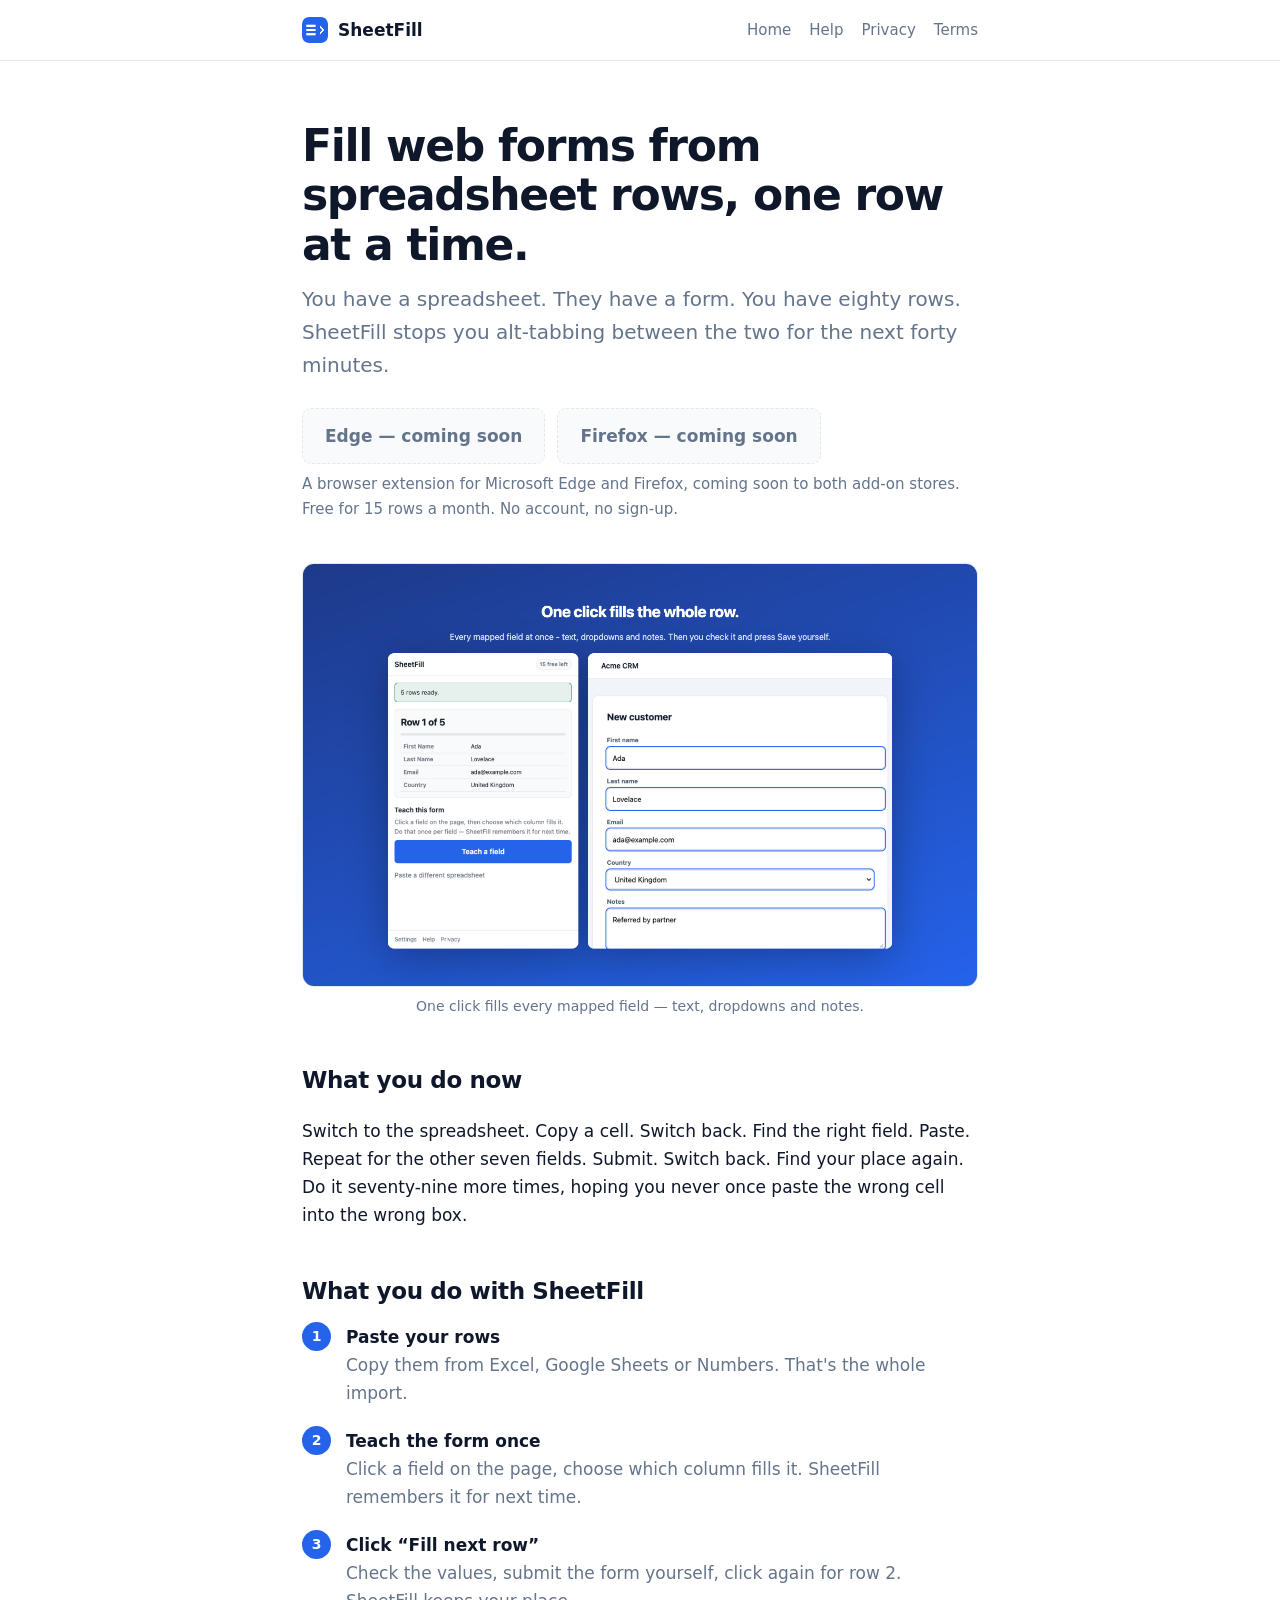
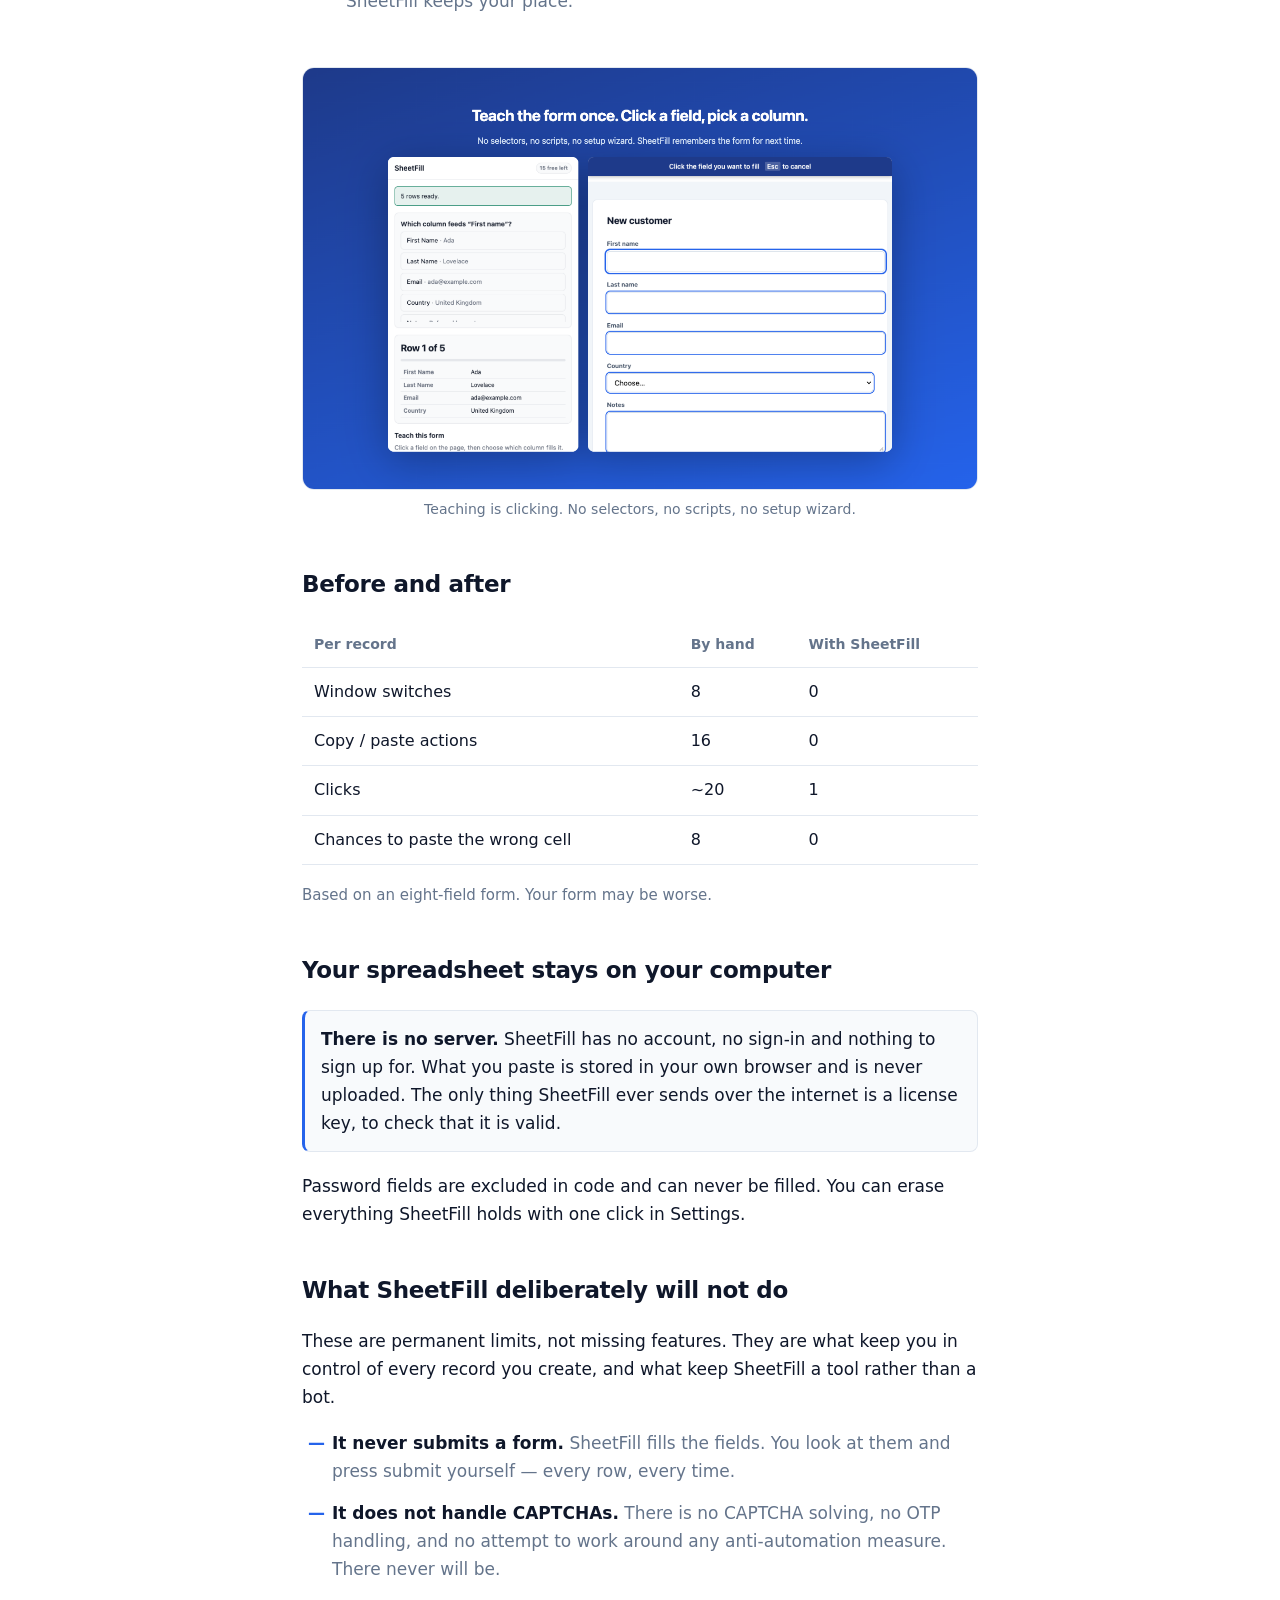
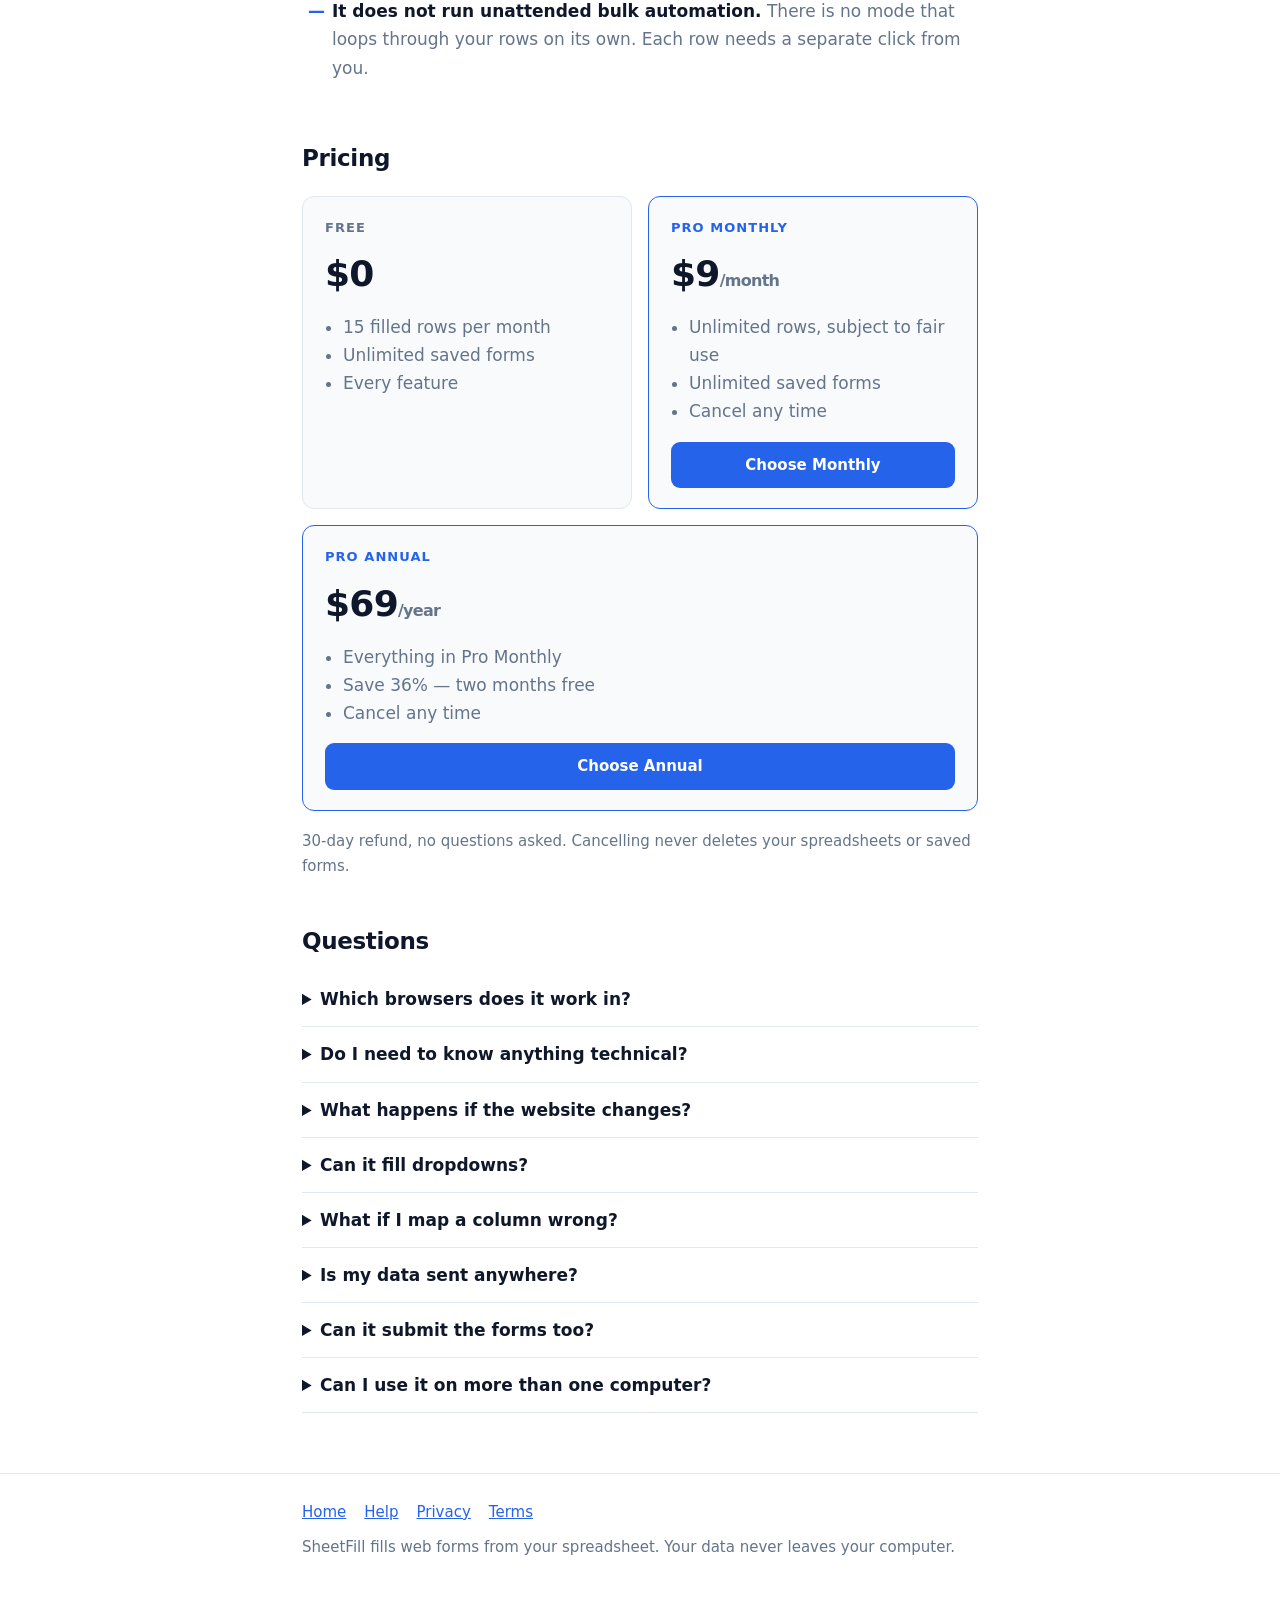
<file: index.html>
<!doctype html>
<html lang="en">
<head>
<meta charset="utf-8">
<meta name="viewport" content="width=device-width, initial-scale=1">
<title>SheetFill — Fill web forms from a spreadsheet</title>
<meta name="description" content="Paste your spreadsheet once, then fill the form one row per click. No copy-paste, no account, nothing leaves your computer.">
<meta property="og:title" content="SheetFill — Fill web forms from a spreadsheet">
<meta property="og:description" content="Paste your spreadsheet once, then fill the form one row per click. No copy-paste, no account, nothing leaves your computer.">
<link rel="icon" href="[data-uri]">
<link rel="stylesheet" href="style.css">
</head>
<body>
<header class="site"><div class="wrap">
  <a class="brand" href=""><img class="logo" src="[data-uri]" alt=""><strong>SheetFill</strong></a>
  <nav>
    <a href="">Home</a>
    <a href="support/">Help</a>
    <a href="privacy/">Privacy</a>
    <a href="terms/">Terms</a>
  </nav>
</div></header>
<section class="hero"><div class="wrap">
  <h1>Fill web forms from spreadsheet rows, one row at a time.</h1>
  <p class="lede">You have a spreadsheet. They have a form. You have eighty rows. SheetFill stops you
    alt-tabbing between the two for the next forty minutes.</p>
  <div class="cta">
    <span class="btn disabled" aria-disabled="true">Edge — coming soon</span>
    <span class="btn alt disabled" aria-disabled="true">Firefox — coming soon</span>
  </div>
  <p class="fineprint">A browser extension for Microsoft Edge and Firefox, coming soon to both add-on
    stores. Free for 15 rows a month. No account, no sign-up.</p>
</div></section>

<div class="wrap">
  <figure>
    <img src="shots/02-after.png" alt="A spreadsheet panel beside a web form, with the first row's values filled into every field.">
    <figcaption>One click fills every mapped field — text, dropdowns and notes.</figcaption>
  </figure>

  <h2>What you do now</h2>
  <p>Switch to the spreadsheet. Copy a cell. Switch back. Find the right field. Paste. Repeat for the
    other seven fields. Submit. Switch back. Find your place again. Do it seventy-nine more times,
    hoping you never once paste the wrong cell into the wrong box.</p>

  <h2>What you do with SheetFill</h2>
  <ol class="steps">
    <li><strong>Paste your rows</strong><span>Copy them from Excel, Google Sheets or Numbers. That's the whole import.</span></li>
    <li><strong>Teach the form once</strong><span>Click a field on the page, choose which column fills it. SheetFill remembers it for next time.</span></li>
    <li><strong>Click “Fill next row”</strong><span>Check the values, submit the form yourself, click again for row 2. SheetFill keeps your place.</span></li>
  </ol>

  <figure>
    <img src="shots/03-teach.png" alt="The teach flow: a hint bar on the page and a column chooser in the SheetFill panel.">
    <figcaption>Teaching is clicking. No selectors, no scripts, no setup wizard.</figcaption>
  </figure>

  <h2>Before and after</h2>
  <table>
    <tr><th>Per record</th><th>By hand</th><th>With SheetFill</th></tr>
    <tr><td>Window switches</td><td>8</td><td>0</td></tr>
    <tr><td>Copy / paste actions</td><td>16</td><td>0</td></tr>
    <tr><td>Clicks</td><td>~20</td><td>1</td></tr>
    <tr><td>Chances to paste the wrong cell</td><td>8</td><td>0</td></tr>
  </table>
  <p class="fineprint">Based on an eight-field form. Your form may be worse.</p>

  <h2>Your spreadsheet stays on your computer</h2>
  <div class="note"><p><strong>There is no server.</strong> SheetFill has no account, no sign-in and
    nothing to sign up for. What you paste is stored in your own browser and is never uploaded. The
    only thing SheetFill ever sends over the internet is a license key, to check that it is valid.</p></div>
  <p>Password fields are excluded in code and can never be filled. You can erase everything SheetFill
    holds with one click in Settings.</p>

  <h2>What SheetFill deliberately will not do</h2>
  <p>These are permanent limits, not missing features. They are what keep you in control of every
    record you create, and what keep SheetFill a tool rather than a bot.</p>
  <ul class="nots">
    <li><strong>It never submits a form.</strong> SheetFill fills the fields. You look at them and
      press submit yourself — every row, every time.</li>
    <li><strong>It does not handle CAPTCHAs.</strong> There is no CAPTCHA solving, no OTP handling,
      and no attempt to work around any anti-automation measure. There never will be.</li>
    <li><strong>It does not run unattended bulk automation.</strong> There is no mode that loops
      through your rows on its own. Each row needs a separate click from you.</li>
  </ul>

  <h2 id="pricing">Pricing</h2>
  <div class="prices">
    <div class="price">
      <div class="tier">FREE</div>
      <div class="amt">$0</div>
      <ul><li>15 filled rows per month</li><li>Unlimited saved forms</li><li>Every feature</li></ul>
    </div>
    <div class="price hi">
      <div class="tier">PRO MONTHLY</div>
      <div class="amt">$9<small>/month</small></div>
      <ul><li>Unlimited rows, subject to fair use</li><li>Unlimited saved forms</li><li>Cancel any time</li></ul>
      <a class="btn price-cta" href="https://littleops.lemonsqueezy.com/checkout/buy/23123717-5e82-4f17-8a8b-4c855d4b4092">Choose Monthly</a>
    </div>
    <div class="price hi">
      <div class="tier">PRO ANNUAL</div>
      <div class="amt">$69<small>/year</small></div>
      <ul><li>Everything in Pro Monthly</li><li>Save 36% — two months free</li><li>Cancel any time</li></ul>
      <a class="btn price-cta" href="https://littleops.lemonsqueezy.com/checkout/buy/72f1726d-5378-4504-8557-c5f53979a4de">Choose Annual</a>
    </div>
  </div>
  <p class="fineprint">30-day refund, no questions asked. Cancelling never deletes your spreadsheets
    or saved forms.</p>

  <h2>Questions</h2>
  <details><summary>Which browsers does it work in?</summary>
    <p>Microsoft Edge and Firefox. It is built on standard Manifest V3, so it runs anywhere that does.</p></details>
  <details><summary>Do I need to know anything technical?</summary>
    <p>No. If you can click a field and pick an item from a list, you can use it. There are no
      selectors, scripts, macros or settings to configure.</p></details>
  <details><summary>What happens if the website changes?</summary>
    <p>SheetFill identifies fields by several signals at once, so small changes usually do not break
      anything. If a field genuinely cannot be found, SheetFill names it and asks you to re-teach it —
      it never quietly skips a field or guesses.</p></details>
  <details><summary>Can it fill dropdowns?</summary>
    <p>Yes — matched on the visible text, so “United Kingdom” in your spreadsheet finds “United
      Kingdom” in the list. Checkboxes understand Yes/No, True/False, 1/0 and X.</p></details>
  <details><summary>What if I map a column wrong?</summary>
    <p>Click “Undo last fill”. The previous values come back and the row counter steps back. Then
      remove the wrong mapping and teach it again.</p></details>
  <details><summary>Is my data sent anywhere?</summary>
    <p>No. There is no server. See the <a href="privacy/">privacy policy</a>.</p></details>
  <details><summary>Can it submit the forms too?</summary>
    <p>No, by design. See above.</p></details>
  <details><summary>Can I use it on more than one computer?</summary>
    <p>Yes. Because nothing syncs, you paste your spreadsheet and teach your forms separately on each
      machine.</p></details>
</div>

<footer class="site"><div class="wrap">
  <nav>
    <a href="">Home</a><a href="support/">Help</a>
    <a href="privacy/">Privacy</a><a href="terms/">Terms</a>
  </nav>
  <div>SheetFill fills web forms from your spreadsheet. Your data never leaves your computer.</div>
</div></footer>
</body></html>
</file>
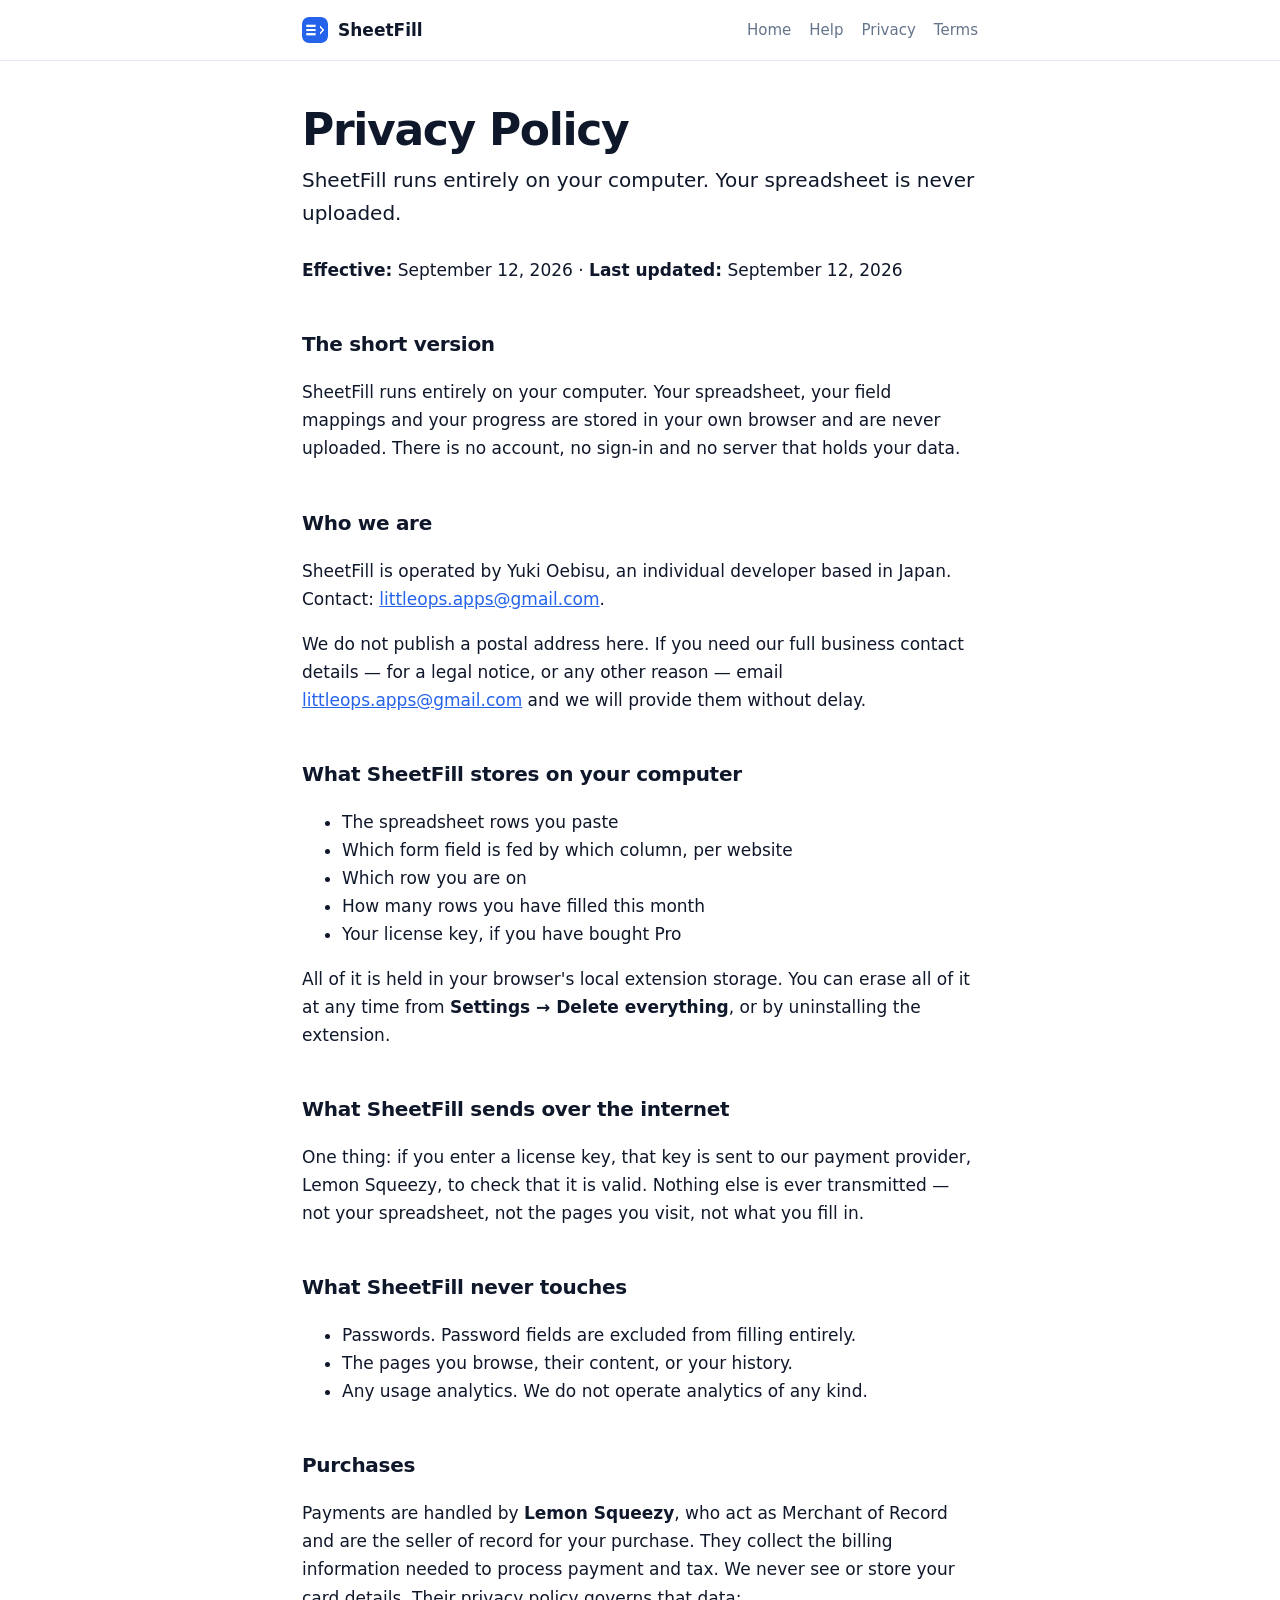
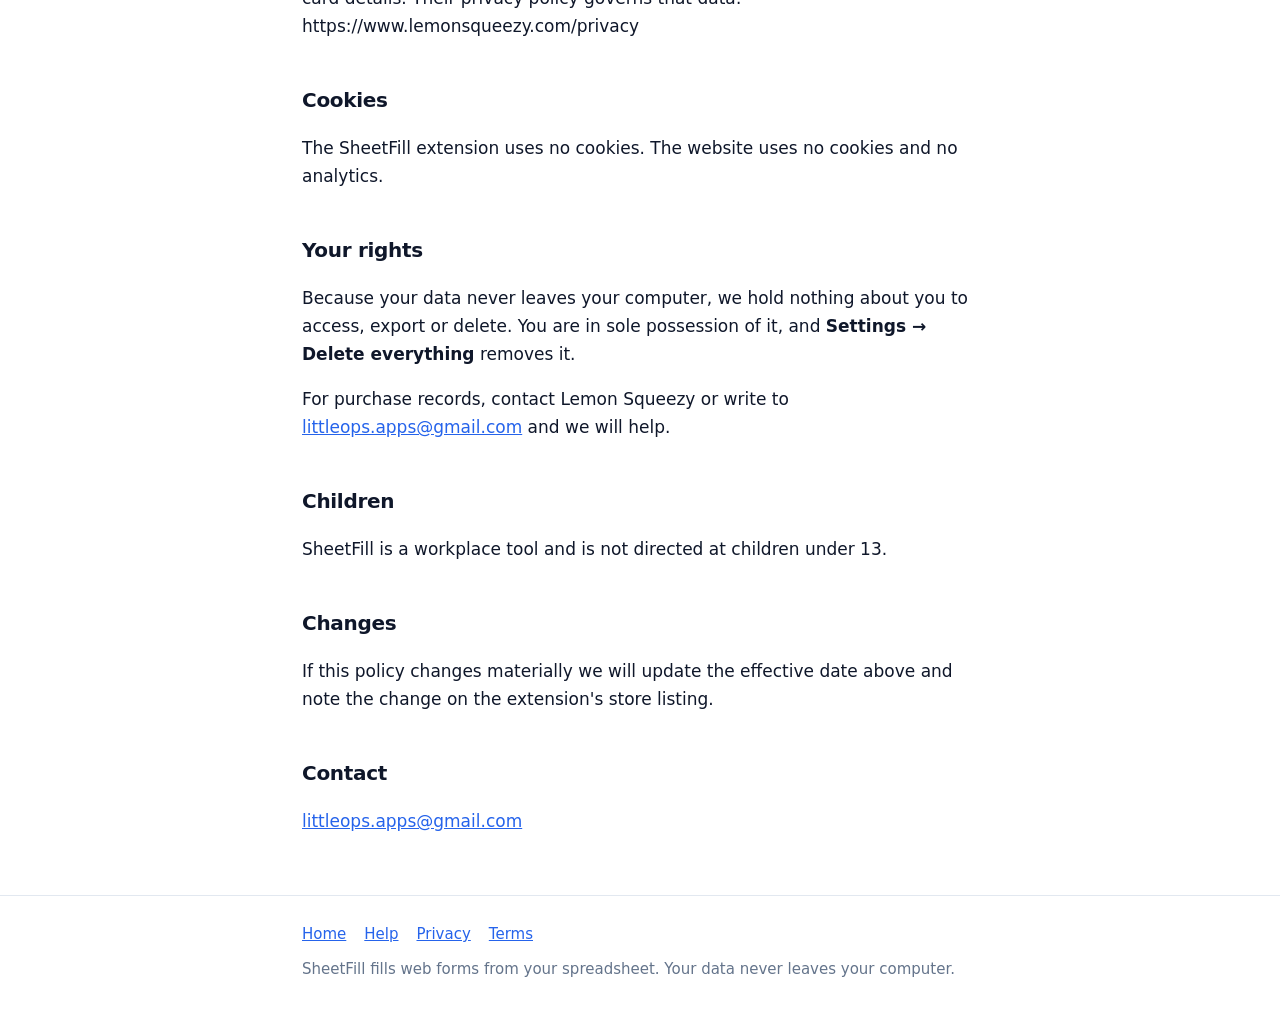
<file: privacy/index.html>
<!doctype html>
<html lang="en">
<head>
<meta charset="utf-8">
<meta name="viewport" content="width=device-width, initial-scale=1">
<title>SheetFill — Privacy Policy</title>
<meta name="description" content="SheetFill runs entirely on your computer. Your spreadsheet is never uploaded.">
<meta property="og:title" content="SheetFill — Privacy Policy">
<meta property="og:description" content="SheetFill runs entirely on your computer. Your spreadsheet is never uploaded.">
<link rel="icon" href="[data-uri]">
<link rel="stylesheet" href="../style.css">
</head>
<body>
<header class="site"><div class="wrap">
  <a class="brand" href="../"><img class="logo" src="[data-uri]" alt=""><strong>SheetFill</strong></a>
  <nav>
    <a href="../">Home</a>
    <a href="../support/">Help</a>
    <a href="../privacy/">Privacy</a>
    <a href="../terms/">Terms</a>
  </nav>
</div></header>
<div class="wrap legal">
<h1>Privacy Policy</h1>
<p class="lede">SheetFill runs entirely on your computer. Your spreadsheet is never uploaded.</p>

<p><strong>Effective:</strong> September 12, 2026 · <strong>Last updated:</strong> September 12, 2026</p>
<h2>The short version</h2>
<p>SheetFill runs entirely on your computer. Your spreadsheet, your field mappings and your progress are stored in your own browser and are never uploaded. There is no account, no sign-in and no server that holds your data.</p>
<h2>Who we are</h2>
<p>SheetFill is operated by Yuki Oebisu, an individual developer based in Japan. Contact: <a href="mailto:littleops.apps@gmail.com">littleops.apps@gmail.com</a>.</p>
<p>We do not publish a postal address here. If you need our full business contact details — for a legal notice, or any other reason — email <a href="mailto:littleops.apps@gmail.com">littleops.apps@gmail.com</a> and we will provide them without delay.</p>
<h2>What SheetFill stores on your computer</h2>
<ul><li>The spreadsheet rows you paste</li><li>Which form field is fed by which column, per website</li><li>Which row you are on</li><li>How many rows you have filled this month</li><li>Your license key, if you have bought Pro</li></ul>
<p>All of it is held in your browser's local extension storage. You can erase all of it at any time from <strong>Settings → Delete everything</strong>, or by uninstalling the extension.</p>
<h2>What SheetFill sends over the internet</h2>
<p>One thing: if you enter a license key, that key is sent to our payment provider, Lemon Squeezy, to check that it is valid. Nothing else is ever transmitted — not your spreadsheet, not the pages you visit, not what you fill in.</p>
<h2>What SheetFill never touches</h2>
<ul><li>Passwords. Password fields are excluded from filling entirely.</li><li>The pages you browse, their content, or your history.</li><li>Any usage analytics. We do not operate analytics of any kind.</li></ul>
<h2>Purchases</h2>
<p>Payments are handled by <strong>Lemon Squeezy</strong>, who act as Merchant of Record and are the seller of record for your purchase. They collect the billing information needed to process payment and tax. We never see or store your card details. Their privacy policy governs that data: https://www.lemonsqueezy.com/privacy</p>
<h2>Cookies</h2>
<p>The SheetFill extension uses no cookies. The website uses no cookies and no analytics.</p>
<h2>Your rights</h2>
<p>Because your data never leaves your computer, we hold nothing about you to access, export or delete. You are in sole possession of it, and <strong>Settings → Delete everything</strong> removes it.</p>
<p>For purchase records, contact Lemon Squeezy or write to <a href="mailto:littleops.apps@gmail.com">littleops.apps@gmail.com</a> and we will help.</p>
<h2>Children</h2>
<p>SheetFill is a workplace tool and is not directed at children under 13.</p>
<h2>Changes</h2>
<p>If this policy changes materially we will update the effective date above and note the change on the extension's store listing.</p>
<h2>Contact</h2>
<p><a href="mailto:littleops.apps@gmail.com">littleops.apps@gmail.com</a></p>
</div>
<footer class="site"><div class="wrap">
  <nav>
    <a href="../">Home</a><a href="../support/">Help</a>
    <a href="../privacy/">Privacy</a><a href="../terms/">Terms</a>
  </nav>
  <div>SheetFill fills web forms from your spreadsheet. Your data never leaves your computer.</div>
</div></footer>
</body></html>
</file>
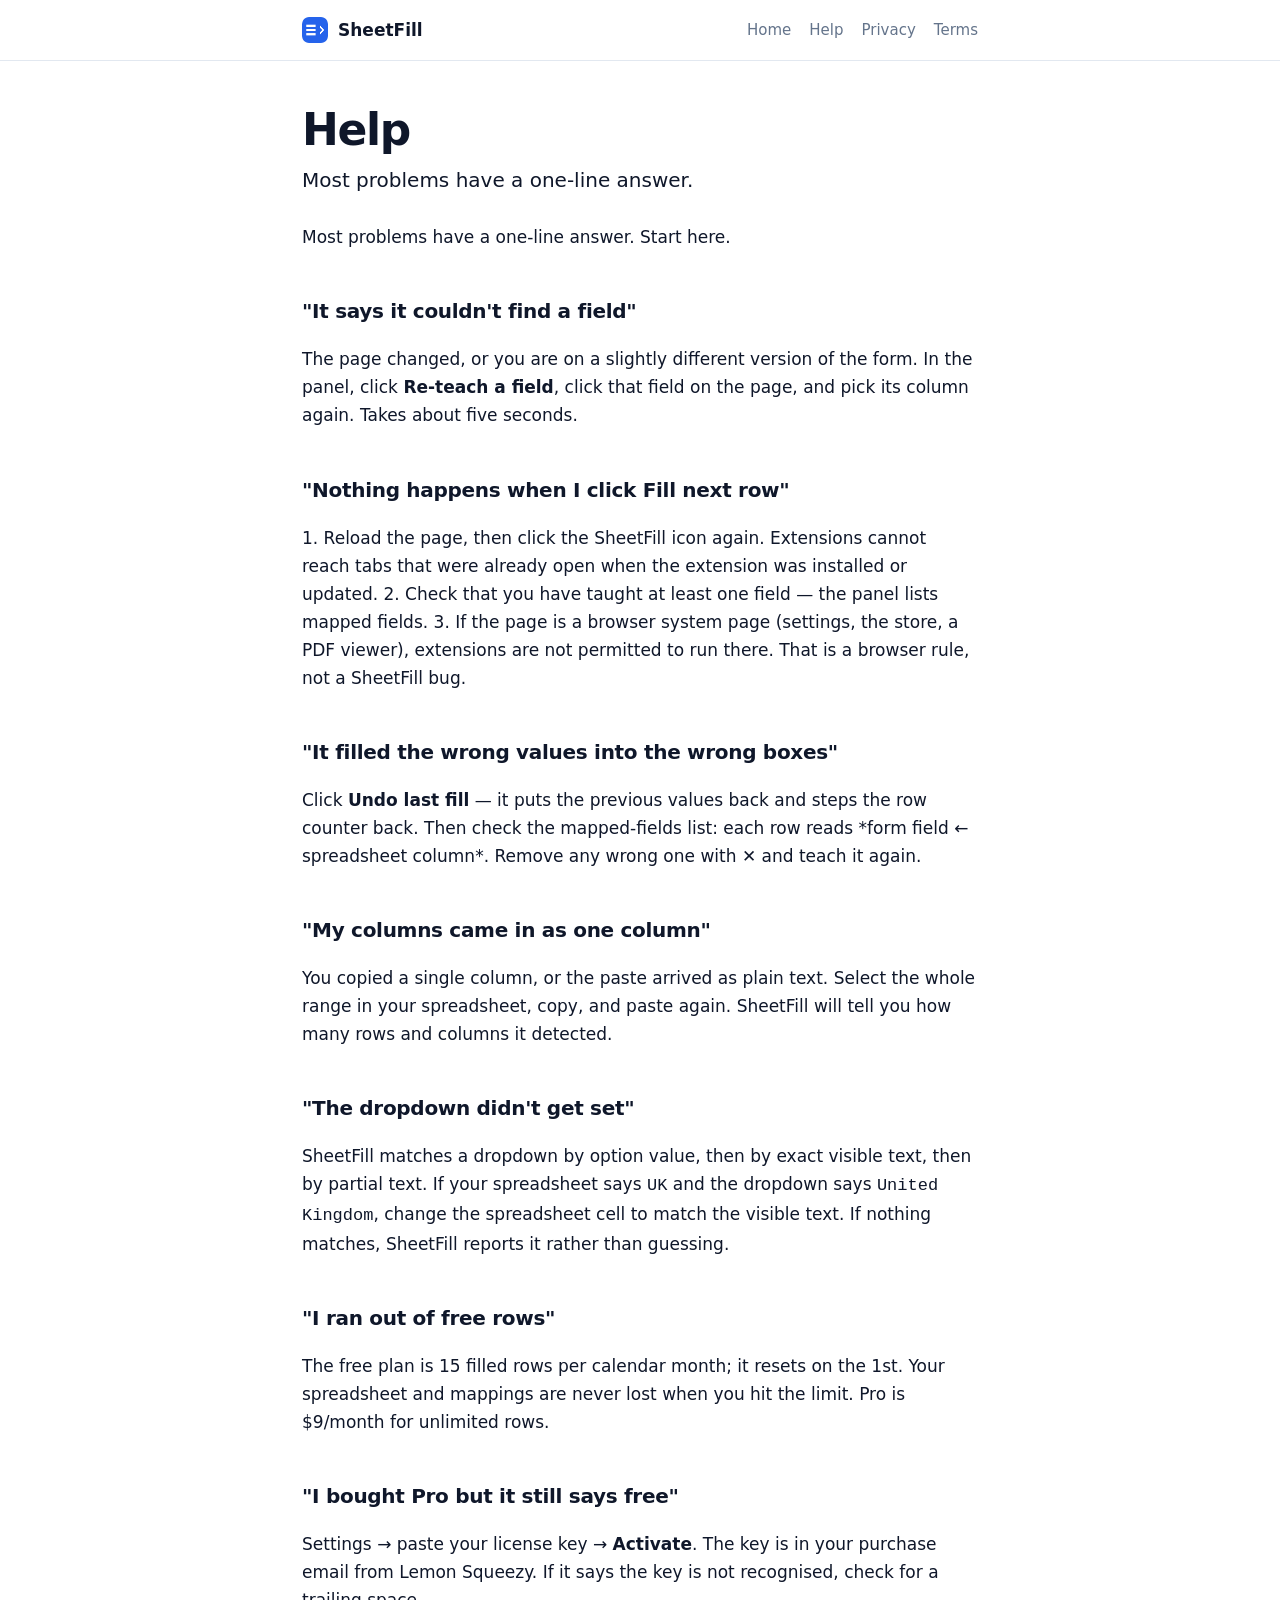
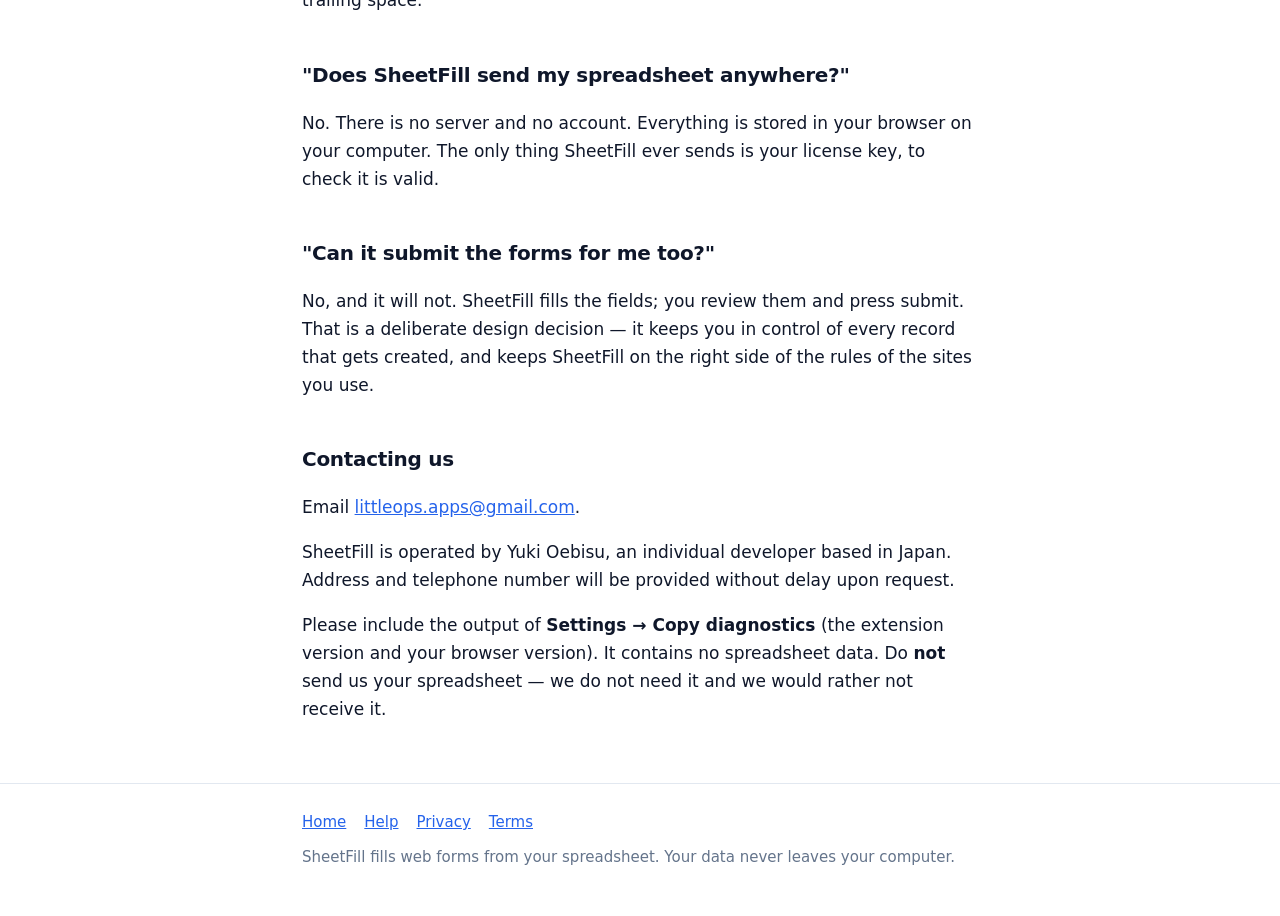
<file: support/index.html>
<!doctype html>
<html lang="en">
<head>
<meta charset="utf-8">
<meta name="viewport" content="width=device-width, initial-scale=1">
<title>SheetFill — Help</title>
<meta name="description" content="Answers to the common SheetFill questions, and how to get in touch.">
<meta property="og:title" content="SheetFill — Help">
<meta property="og:description" content="Answers to the common SheetFill questions, and how to get in touch.">
<link rel="icon" href="[data-uri]">
<link rel="stylesheet" href="../style.css">
</head>
<body>
<header class="site"><div class="wrap">
  <a class="brand" href="../"><img class="logo" src="[data-uri]" alt=""><strong>SheetFill</strong></a>
  <nav>
    <a href="../">Home</a>
    <a href="../support/">Help</a>
    <a href="../privacy/">Privacy</a>
    <a href="../terms/">Terms</a>
  </nav>
</div></header>
<div class="wrap legal">
<h1>Help</h1>
<p class="lede">Most problems have a one-line answer.</p>

<p>Most problems have a one-line answer. Start here.</p>
<h2>"It says it couldn't find a field"</h2>
<p>The page changed, or you are on a slightly different version of the form. In the panel, click <strong>Re-teach a field</strong>, click that field on the page, and pick its column again. Takes about five seconds.</p>
<h2>"Nothing happens when I click Fill next row"</h2>
<p>1. Reload the page, then click the SheetFill icon again. Extensions cannot reach tabs that were already open when the extension was installed or updated. 2. Check that you have taught at least one field — the panel lists mapped fields. 3. If the page is a browser system page (settings, the store, a PDF viewer), extensions are not permitted to run there. That is a browser rule, not a SheetFill bug.</p>
<h2>"It filled the wrong values into the wrong boxes"</h2>
<p>Click <strong>Undo last fill</strong> — it puts the previous values back and steps the row counter back. Then check the mapped-fields list: each row reads *form field ← spreadsheet column*. Remove any wrong one with ✕ and teach it again.</p>
<h2>"My columns came in as one column"</h2>
<p>You copied a single column, or the paste arrived as plain text. Select the whole range in your spreadsheet, copy, and paste again. SheetFill will tell you how many rows and columns it detected.</p>
<h2>"The dropdown didn't get set"</h2>
<p>SheetFill matches a dropdown by option value, then by exact visible text, then by partial text. If your spreadsheet says <code>UK</code> and the dropdown says <code>United Kingdom</code>, change the spreadsheet cell to match the visible text. If nothing matches, SheetFill reports it rather than guessing.</p>
<h2>"I ran out of free rows"</h2>
<p>The free plan is 15 filled rows per calendar month; it resets on the 1st. Your spreadsheet and mappings are never lost when you hit the limit. Pro is $9/month for unlimited rows.</p>
<h2>"I bought Pro but it still says free"</h2>
<p>Settings → paste your license key → <strong>Activate</strong>. The key is in your purchase email from Lemon Squeezy. If it says the key is not recognised, check for a trailing space.</p>
<h2>"Does SheetFill send my spreadsheet anywhere?"</h2>
<p>No. There is no server and no account. Everything is stored in your browser on your computer. The only thing SheetFill ever sends is your license key, to check it is valid.</p>
<h2>"Can it submit the forms for me too?"</h2>
<p>No, and it will not. SheetFill fills the fields; you review them and press submit. That is a deliberate design decision — it keeps you in control of every record that gets created, and keeps SheetFill on the right side of the rules of the sites you use.</p>
<h2>Contacting us</h2>
<p>Email <a href="mailto:littleops.apps@gmail.com">littleops.apps@gmail.com</a>.</p>
<p>SheetFill is operated by Yuki Oebisu, an individual developer based in Japan. Address and telephone number will be provided without delay upon request.</p>
<p>Please include the output of <strong>Settings → Copy diagnostics</strong> (the extension version and your browser version). It contains no spreadsheet data. Do <strong>not</strong> send us your spreadsheet — we do not need it and we would rather not receive it.</p>
</div>
<footer class="site"><div class="wrap">
  <nav>
    <a href="../">Home</a><a href="../support/">Help</a>
    <a href="../privacy/">Privacy</a><a href="../terms/">Terms</a>
  </nav>
  <div>SheetFill fills web forms from your spreadsheet. Your data never leaves your computer.</div>
</div></footer>
</body></html>
</file>
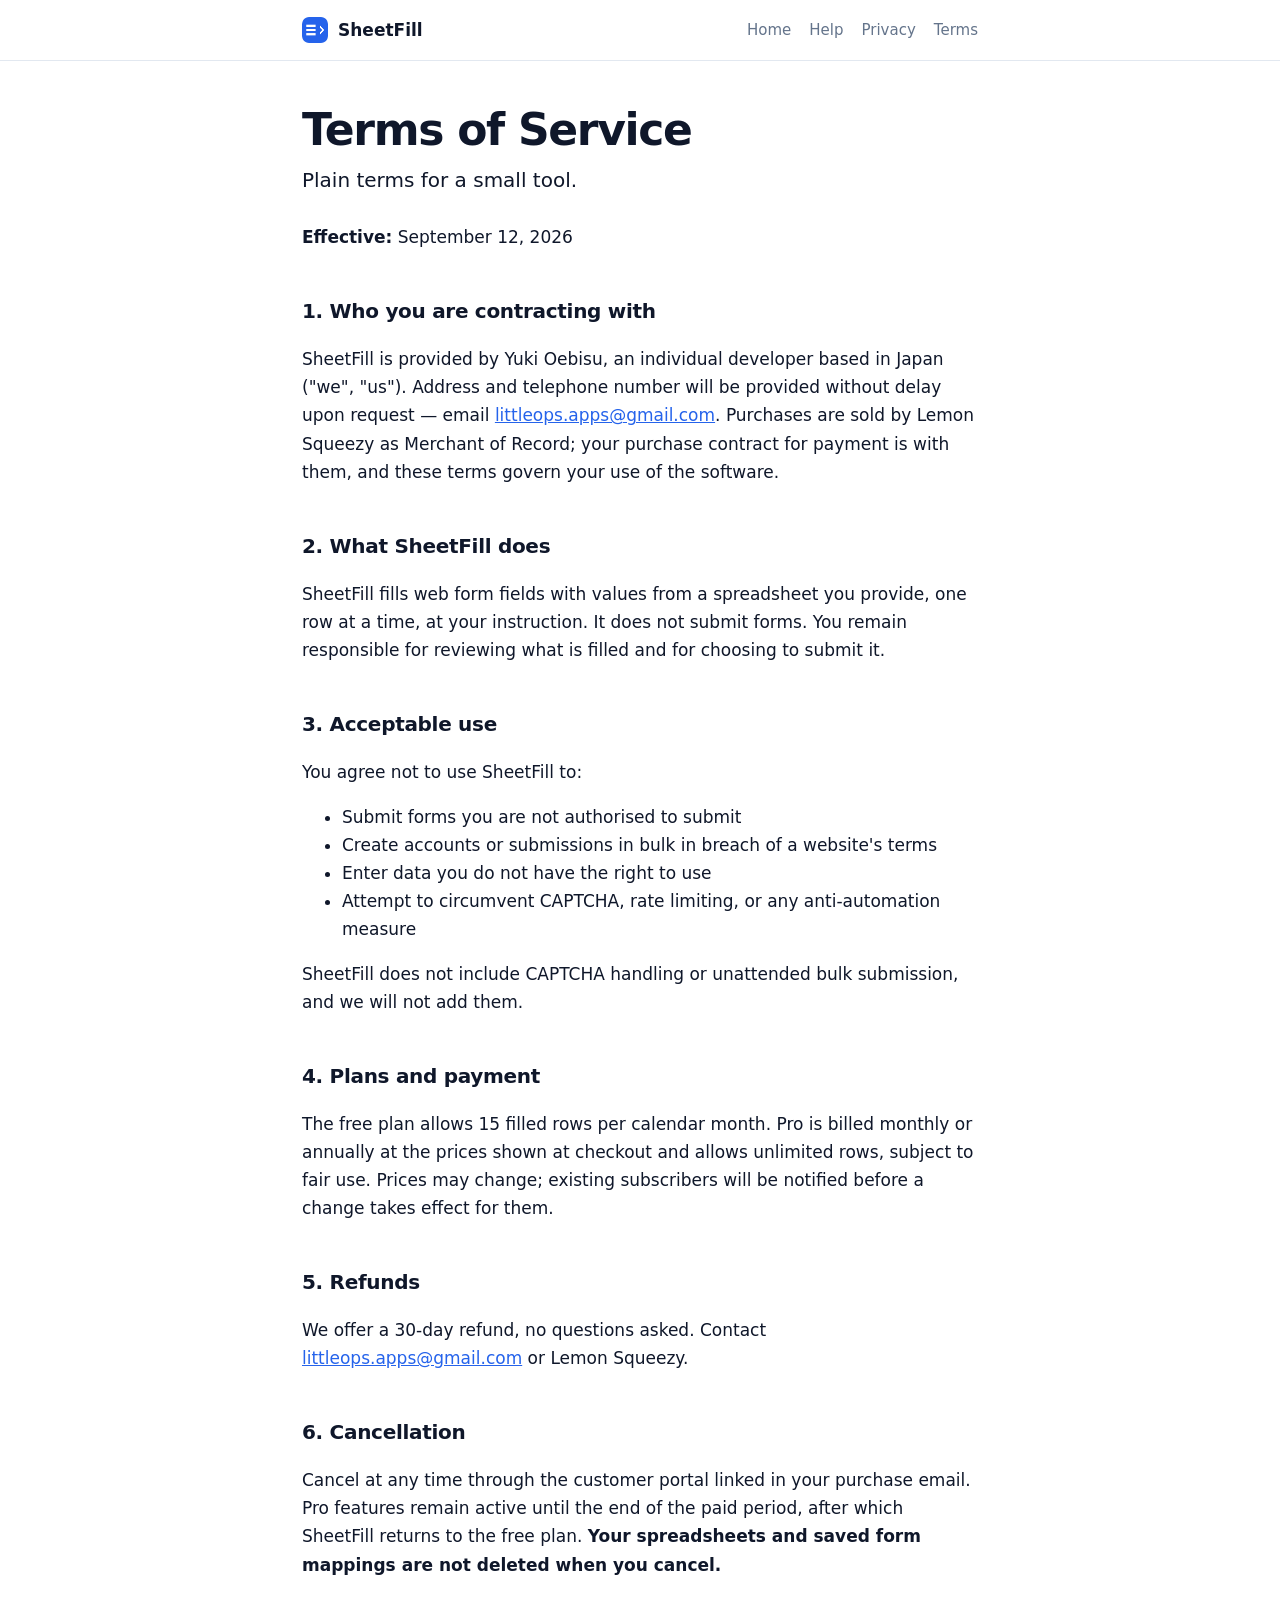
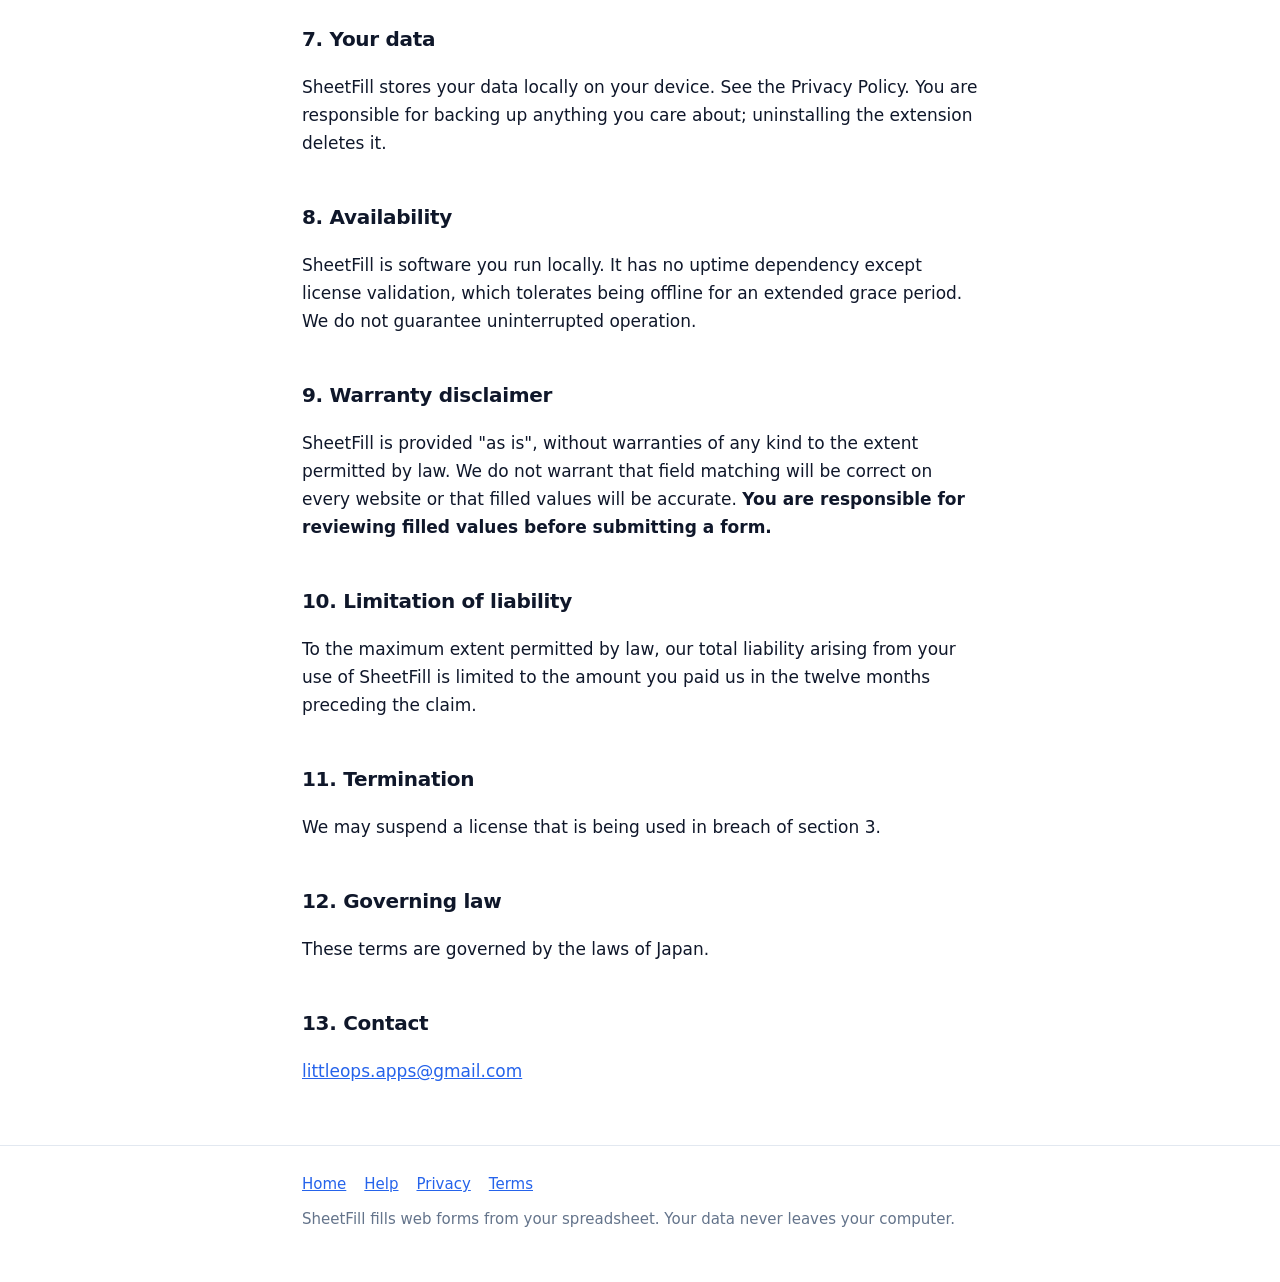
<file: terms/index.html>
<!doctype html>
<html lang="en">
<head>
<meta charset="utf-8">
<meta name="viewport" content="width=device-width, initial-scale=1">
<title>SheetFill — Terms of Service</title>
<meta name="description" content="The terms governing your use of SheetFill.">
<meta property="og:title" content="SheetFill — Terms of Service">
<meta property="og:description" content="The terms governing your use of SheetFill.">
<link rel="icon" href="[data-uri]">
<link rel="stylesheet" href="../style.css">
</head>
<body>
<header class="site"><div class="wrap">
  <a class="brand" href="../"><img class="logo" src="[data-uri]" alt=""><strong>SheetFill</strong></a>
  <nav>
    <a href="../">Home</a>
    <a href="../support/">Help</a>
    <a href="../privacy/">Privacy</a>
    <a href="../terms/">Terms</a>
  </nav>
</div></header>
<div class="wrap legal">
<h1>Terms of Service</h1>
<p class="lede">Plain terms for a small tool.</p>

<p><strong>Effective:</strong> September 12, 2026</p>
<h2>1. Who you are contracting with</h2>
<p>SheetFill is provided by Yuki Oebisu, an individual developer based in Japan ("we", "us"). Address and telephone number will be provided without delay upon request — email <a href="mailto:littleops.apps@gmail.com">littleops.apps@gmail.com</a>. Purchases are sold by Lemon Squeezy as Merchant of Record; your purchase contract for payment is with them, and these terms govern your use of the software.</p>
<h2>2. What SheetFill does</h2>
<p>SheetFill fills web form fields with values from a spreadsheet you provide, one row at a time, at your instruction. It does not submit forms. You remain responsible for reviewing what is filled and for choosing to submit it.</p>
<h2>3. Acceptable use</h2>
<p>You agree not to use SheetFill to:</p>
<ul><li>Submit forms you are not authorised to submit</li><li>Create accounts or submissions in bulk in breach of a website's terms</li><li>Enter data you do not have the right to use</li><li>Attempt to circumvent CAPTCHA, rate limiting, or any anti-automation measure</li></ul>
<p>SheetFill does not include CAPTCHA handling or unattended bulk submission, and we will not add them.</p>
<h2>4. Plans and payment</h2>
<p>The free plan allows 15 filled rows per calendar month. Pro is billed monthly or annually at the prices shown at checkout and allows unlimited rows, subject to fair use. Prices may change; existing subscribers will be notified before a change takes effect for them.</p>
<h2>5. Refunds</h2>
<p>We offer a 30-day refund, no questions asked. Contact <a href="mailto:littleops.apps@gmail.com">littleops.apps@gmail.com</a> or Lemon Squeezy.</p>
<h2>6. Cancellation</h2>
<p>Cancel at any time through the customer portal linked in your purchase email. Pro features remain active until the end of the paid period, after which SheetFill returns to the free plan. <strong>Your spreadsheets and saved form mappings are not deleted when you cancel.</strong></p>
<h2>7. Your data</h2>
<p>SheetFill stores your data locally on your device. See the Privacy Policy. You are responsible for backing up anything you care about; uninstalling the extension deletes it.</p>
<h2>8. Availability</h2>
<p>SheetFill is software you run locally. It has no uptime dependency except license validation, which tolerates being offline for an extended grace period. We do not guarantee uninterrupted operation.</p>
<h2>9. Warranty disclaimer</h2>
<p>SheetFill is provided "as is", without warranties of any kind to the extent permitted by law. We do not warrant that field matching will be correct on every website or that filled values will be accurate. <strong>You are responsible for reviewing filled values before submitting a form.</strong></p>
<h2>10. Limitation of liability</h2>
<p>To the maximum extent permitted by law, our total liability arising from your use of SheetFill is limited to the amount you paid us in the twelve months preceding the claim.</p>
<h2>11. Termination</h2>
<p>We may suspend a license that is being used in breach of section 3.</p>
<h2>12. Governing law</h2>
<p>These terms are governed by the laws of Japan.</p>
<h2>13. Contact</h2>
<p><a href="mailto:littleops.apps@gmail.com">littleops.apps@gmail.com</a></p>
</div>
<footer class="site"><div class="wrap">
  <nav>
    <a href="../">Home</a><a href="../support/">Help</a>
    <a href="../privacy/">Privacy</a><a href="../terms/">Terms</a>
  </nav>
  <div>SheetFill fills web forms from your spreadsheet. Your data never leaves your computer.</div>
</div></footer>
</body></html>
</file>
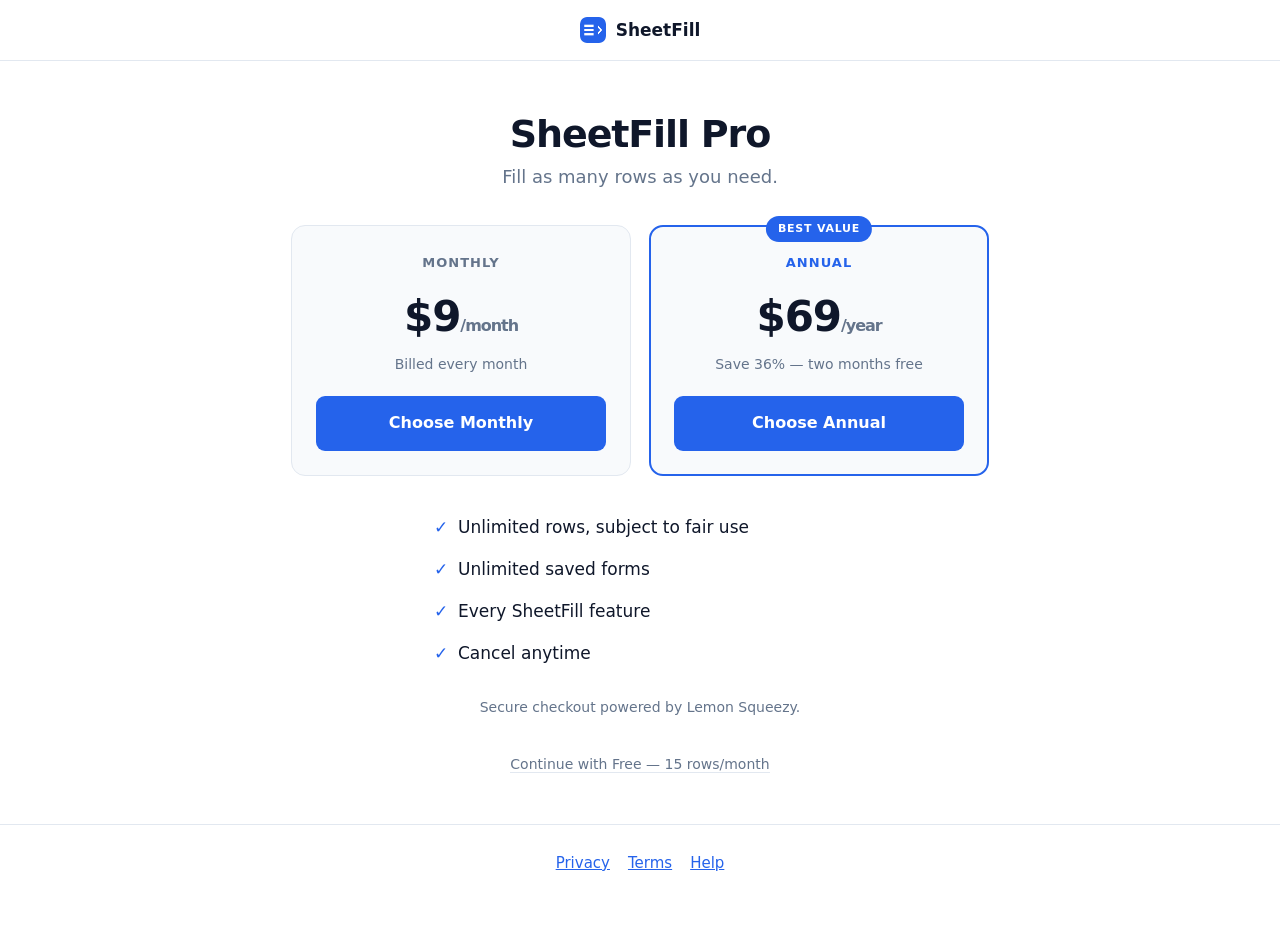
<file: upgrade/index.html>
<!doctype html>
<html lang="en">
<head>
<meta charset="utf-8">
<meta name="viewport" content="width=device-width, initial-scale=1">
<title>Upgrade to SheetFill Pro</title>
<meta name="description" content="Fill as many rows as you need. $9/month or $69/year.">
<meta property="og:title" content="Upgrade to SheetFill Pro">
<meta property="og:description" content="Fill as many rows as you need. $9/month or $69/year.">
<link rel="icon" href="[data-uri]">
<link rel="stylesheet" href="../style.css">
</head>
<body>
<header class="site bare"><div class="wrap">
  <a class="brand" href="../"><img class="logo" src="[data-uri]" alt=""><strong>SheetFill</strong></a>
</div></header>
<div class="wrap buy">
  <h1>SheetFill Pro</h1>
  <p class="lede">Fill as many rows as you need.</p>

  <div class="plans">
    <div class="plan">
      <div class="plan-name">Monthly</div>
      <div class="plan-price">$9<small>/month</small></div>
      <div class="plan-note">Billed every month</div>
      <a class="btn buy-cta" href="https://littleops.lemonsqueezy.com/checkout/buy/23123717-5e82-4f17-8a8b-4c855d4b4092">Choose Monthly</a>
    </div>

    <div class="plan best">
      <div class="plan-badge">Best value</div>
      <div class="plan-name">Annual</div>
      <div class="plan-price">$69<small>/year</small></div>
      <div class="plan-note">Save 36% — two months free</div>
      <a class="btn buy-cta" href="https://littleops.lemonsqueezy.com/checkout/buy/72f1726d-5378-4504-8557-c5f53979a4de">Choose Annual</a>
    </div>
  </div>

  <ul class="included">
    <li>Unlimited rows, subject to fair use</li>
    <li>Unlimited saved forms</li>
    <li>Every SheetFill feature</li>
    <li>Cancel anytime</li>
  </ul>

  <p class="secure">Secure checkout powered by Lemon Squeezy.</p>

  <p class="stay-free"><a href="../">Continue with Free — 15 rows/month</a></p>
</div>

<footer class="site bare"><div class="wrap">
  <nav><a href="../privacy/">Privacy</a><a href="../terms/">Terms</a><a href="../support/">Help</a></nav>
</div></footer>
</body></html>
</file>
<file: style.css>
:root{
  color-scheme: light dark;
  --bg:#fff; --fg:#0f172a; --muted:#64748b; --line:#e2e8f0; --surface:#f8fafc;
  --accent:#2563eb; --accent-fg:#fff; --ok:#047857;
}
@media (prefers-color-scheme:dark){
  :root{--bg:#0b1220;--fg:#e2e8f0;--muted:#94a3b8;--line:#1e293b;--surface:#111c33;--accent:#3b82f6;--ok:#34d399}
}
*{box-sizing:border-box}
body{margin:0;background:var(--bg);color:var(--fg);
  font-family:system-ui,-apple-system,"Segoe UI",sans-serif;font-size:17px;line-height:1.65}
.wrap{max-width:720px;margin:0 auto;padding:0 22px}
a{color:var(--accent)}
header.site{border-bottom:1px solid var(--line);padding:16px 0}
header.site .wrap{display:flex;align-items:center;gap:10px}
header.site strong{font-size:17px}
header.site nav{margin-left:auto;display:flex;gap:18px;font-size:15px}
header.site nav a{color:var(--muted);text-decoration:none}
header.site nav a:hover{color:var(--fg)}
.logo{width:26px;height:26px;border-radius:7px;flex:none}
h1{font-size:clamp(30px,5.2vw,44px);line-height:1.12;letter-spacing:-.03em;margin:0 0 14px}
h2{font-size:23px;letter-spacing:-.015em;margin:44px 0 12px}
h3{font-size:17px;margin:26px 0 6px}
.lede{font-size:20px;color:var(--muted);margin:0 0 26px}
.hero{padding:60px 0 10px}
.cta{display:flex;gap:12px;flex-wrap:wrap;margin:26px 0 8px}
.btn{display:inline-block;background:var(--accent);color:var(--accent-fg);text-decoration:none;
  padding:13px 22px;border-radius:9px;font-weight:600}
.btn.alt{background:var(--surface);color:var(--fg);border:1px solid var(--line)}
.fineprint{color:var(--muted);font-size:15px;margin:0}
figure{margin:32px 0}
figure img{width:100%;border:1px solid var(--line);border-radius:12px;display:block}
figcaption{color:var(--muted);font-size:14px;margin-top:8px;text-align:center}
ol.steps{counter-reset:s;list-style:none;padding:0;margin:0}
ol.steps li{counter-increment:s;position:relative;padding:0 0 20px 44px}
ol.steps li::before{content:counter(s);position:absolute;left:0;top:-1px;width:29px;height:29px;
  border-radius:50%;background:var(--accent);color:var(--accent-fg);display:grid;place-items:center;
  font-weight:700;font-size:14px}
ol.steps strong{display:block}
ol.steps span{color:var(--muted)}
table{width:100%;border-collapse:collapse;margin:18px 0;font-size:16px}
th,td{text-align:left;padding:11px 12px;border-bottom:1px solid var(--line);vertical-align:top}
th{color:var(--muted);font-size:14px;font-weight:600}
.prices{display:flex;gap:16px;flex-wrap:wrap;margin:18px 0}
.price{flex:1 1 250px;border:1px solid var(--line);border-radius:12px;padding:20px 22px;background:var(--surface)}
.price.hi{border-color:var(--accent)}
.price .tier{font-size:13px;font-weight:700;letter-spacing:.08em;color:var(--muted)}
.price.hi .tier{color:var(--accent)}
.price .amt{font-size:36px;font-weight:800;margin:6px 0 10px;letter-spacing:-.02em}
.price .amt small{font-size:16px;font-weight:600;color:var(--muted)}
.price ul{margin:0;padding-left:18px;color:var(--muted)}
.note{border:1px solid var(--line);border-left:3px solid var(--accent);border-radius:8px;
  padding:14px 16px;background:var(--surface);margin:20px 0}
.note p{margin:0}
details{border-bottom:1px solid var(--line);padding:13px 0}
summary{cursor:pointer;font-weight:600}
details p{margin:9px 0 0;color:var(--muted)}
footer.site{border-top:1px solid var(--line);margin-top:60px;padding:26px 0 50px;color:var(--muted);font-size:15px}
footer.site nav{display:flex;gap:18px;flex-wrap:wrap;margin-bottom:10px}
.legal{max-width:720px}
.legal h2{font-size:20px}
.legal p,.legal li{color:var(--fg)}
.placeholder{background:color-mix(in srgb,var(--accent) 14%,transparent);
  border-radius:4px;padding:0 4px;font-family:ui-monospace,monospace;font-size:.9em}

/* A store listing that does not exist yet: visibly present, clearly not clickable. */
.btn.disabled{background:var(--surface);color:var(--muted);border:1px dashed var(--line);cursor:default}

/* Header brand as a single link back to the landing page. */
header.site .brand{display:flex;align-items:center;gap:10px;text-decoration:none;color:inherit}

/* Shown on a legal page while some details are still bracketed. */
.pending{border:1px solid var(--line);border-left:3px solid var(--muted);border-radius:8px;
  padding:12px 14px;background:var(--surface);color:var(--muted);font-size:15px;margin:0 0 24px}

/* The three things the product deliberately refuses to do. */
ul.nots{list-style:none;padding:0;margin:18px 0}
ul.nots li{position:relative;padding:0 0 14px 30px;color:var(--muted)}
ul.nots li::before{content:"—";position:absolute;left:6px;top:0;color:var(--accent);font-weight:700}
ul.nots strong{color:var(--fg)}

/* Legal and help pages have no hero, so they need their own top breathing room. */
.wrap.legal{padding-top:44px}
.wrap.legal h1{margin-bottom:10px}

/* ---- Upgrade page -------------------------------------------------------- */
/* Minimal chrome: nothing here competes with the two buttons. */
header.site.bare .wrap{justify-content:center}
header.site.bare nav,footer.site.bare div{display:none}
footer.site.bare{margin-top:48px}
footer.site.bare nav{justify-content:center;margin:0}
footer.site.bare .wrap{display:flex;justify-content:center}

.wrap.buy{padding:52px 22px 0;text-align:center;max-width:760px}
.wrap.buy h1{font-size:clamp(28px,5vw,38px);margin:0 0 6px}
.wrap.buy .lede{font-size:18px;margin:0 0 34px}

.plans{display:flex;gap:18px;justify-content:center;flex-wrap:wrap;margin:0 0 30px}
.plan{flex:1 1 280px;max-width:340px;border:1px solid var(--line);border-radius:14px;
  padding:26px 24px 24px;background:var(--surface);position:relative;text-align:center}
.plan.best{border-color:var(--accent);border-width:2px;padding:25px 23px 23px}
.plan-badge{position:absolute;top:-11px;left:50%;transform:translateX(-50%);
  background:var(--accent);color:var(--accent-fg);font-size:11px;font-weight:700;
  letter-spacing:.07em;text-transform:uppercase;padding:4px 12px;border-radius:99px;white-space:nowrap}
.plan-name{font-size:13px;font-weight:700;letter-spacing:.08em;text-transform:uppercase;color:var(--muted)}
.plan.best .plan-name{color:var(--accent)}
.plan-price{font-size:42px;font-weight:800;letter-spacing:-.025em;margin:8px 0 2px}
.plan-price small{font-size:16px;font-weight:600;color:var(--muted)}
.plan-note{color:var(--muted);font-size:14px;margin-bottom:20px;min-height:21px}
.btn.buy-cta{display:block;width:100%;padding:14px 18px;font-size:16px}
.plan .btn.buy-cta.disabled{background:var(--surface);color:var(--muted);border:1px dashed var(--line)}

ul.included{list-style:none;padding:0;margin:0 auto 22px;max-width:420px;text-align:left}
ul.included li{position:relative;padding:7px 0 7px 28px;color:var(--fg)}
ul.included li::before{content:"✓";position:absolute;left:4px;color:var(--accent);font-weight:700}

.secure{color:var(--muted);font-size:14px;margin:0 0 34px}
.stay-free{margin:0 0 10px;font-size:14px}
.stay-free a{color:var(--muted);text-decoration:none;border-bottom:1px solid var(--line)}
.stay-free a:hover{color:var(--fg)}

@media (max-width:560px){
  .wrap.buy{padding-top:36px}
  .plans{gap:22px}
  .plan{max-width:none}
}

/* Landing pricing cards gained their own CTAs. */
.price{display:flex;flex-direction:column}
.price ul{flex:1}
.btn.price-cta{display:block;text-align:center;margin-top:16px;padding:11px 16px;font-size:15px}
.btn.price-cta.disabled{background:var(--bg);color:var(--muted);border:1px dashed var(--line)}
</file>
